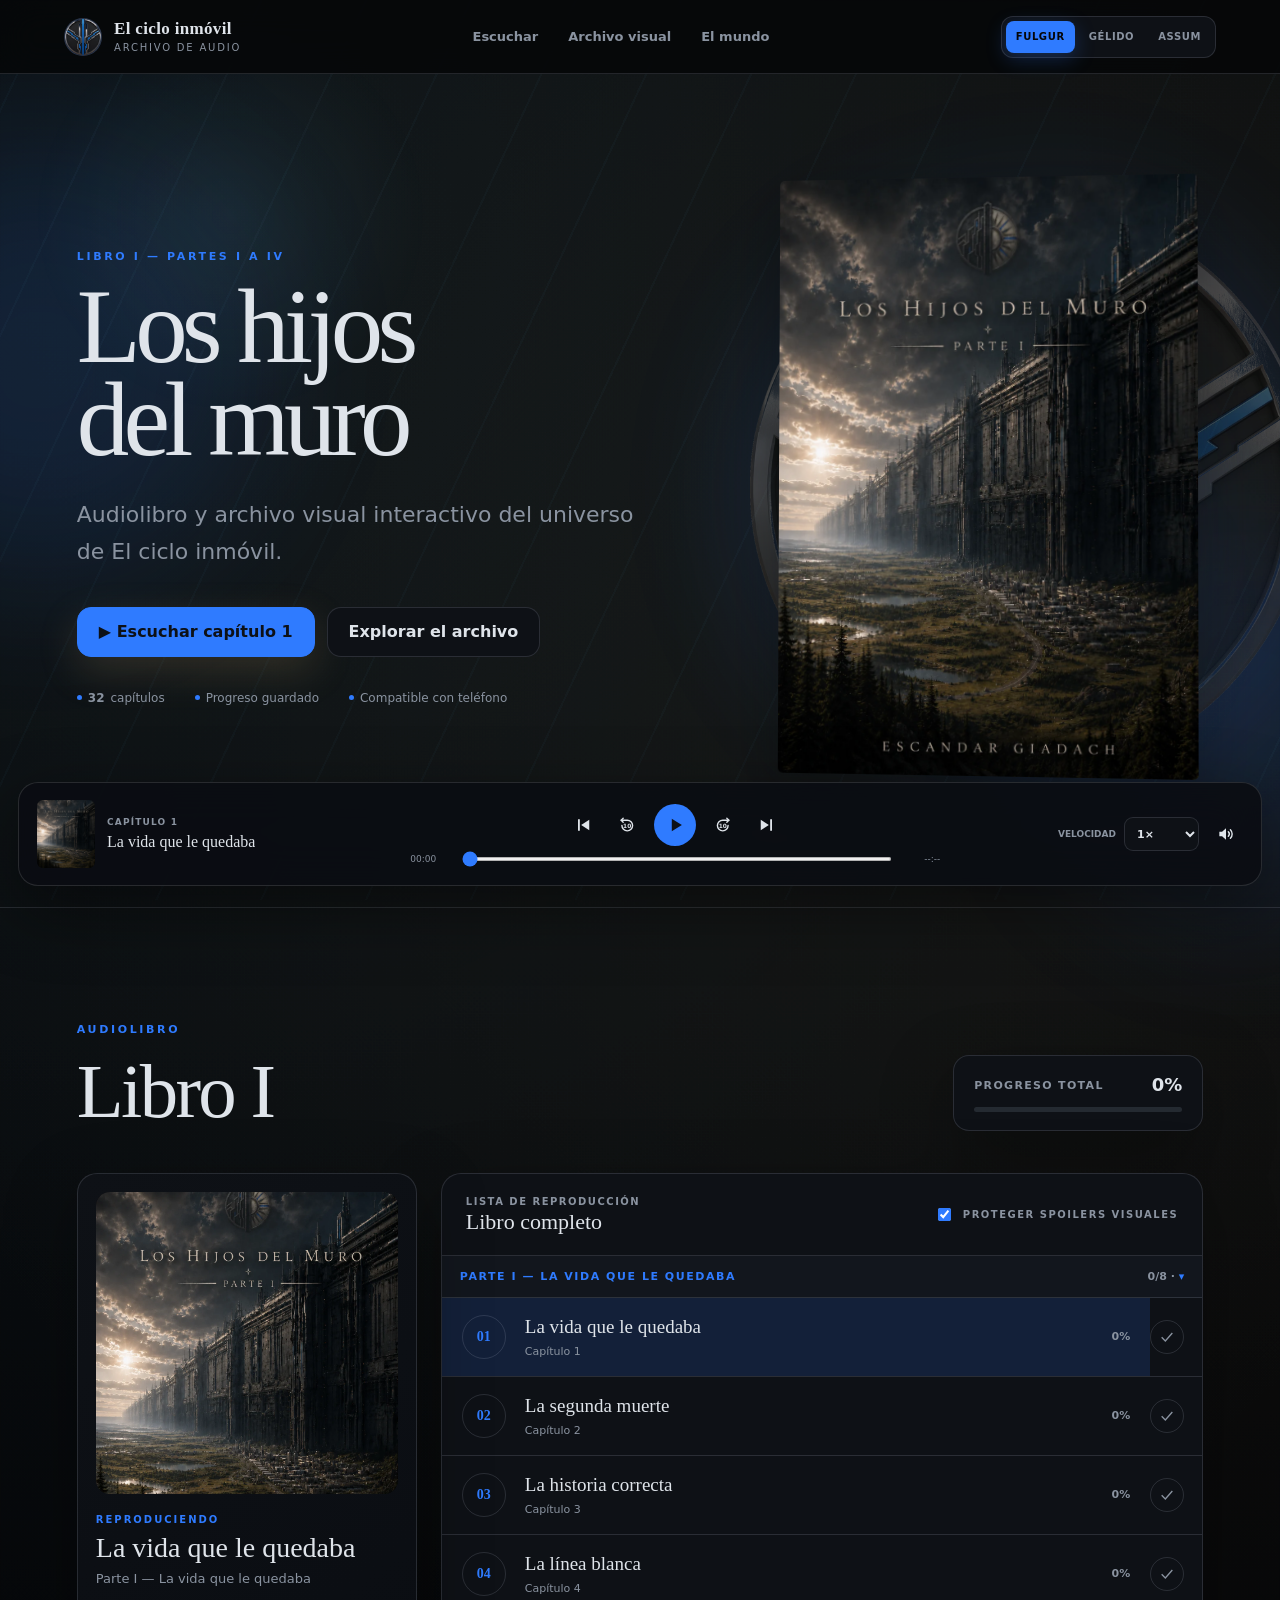
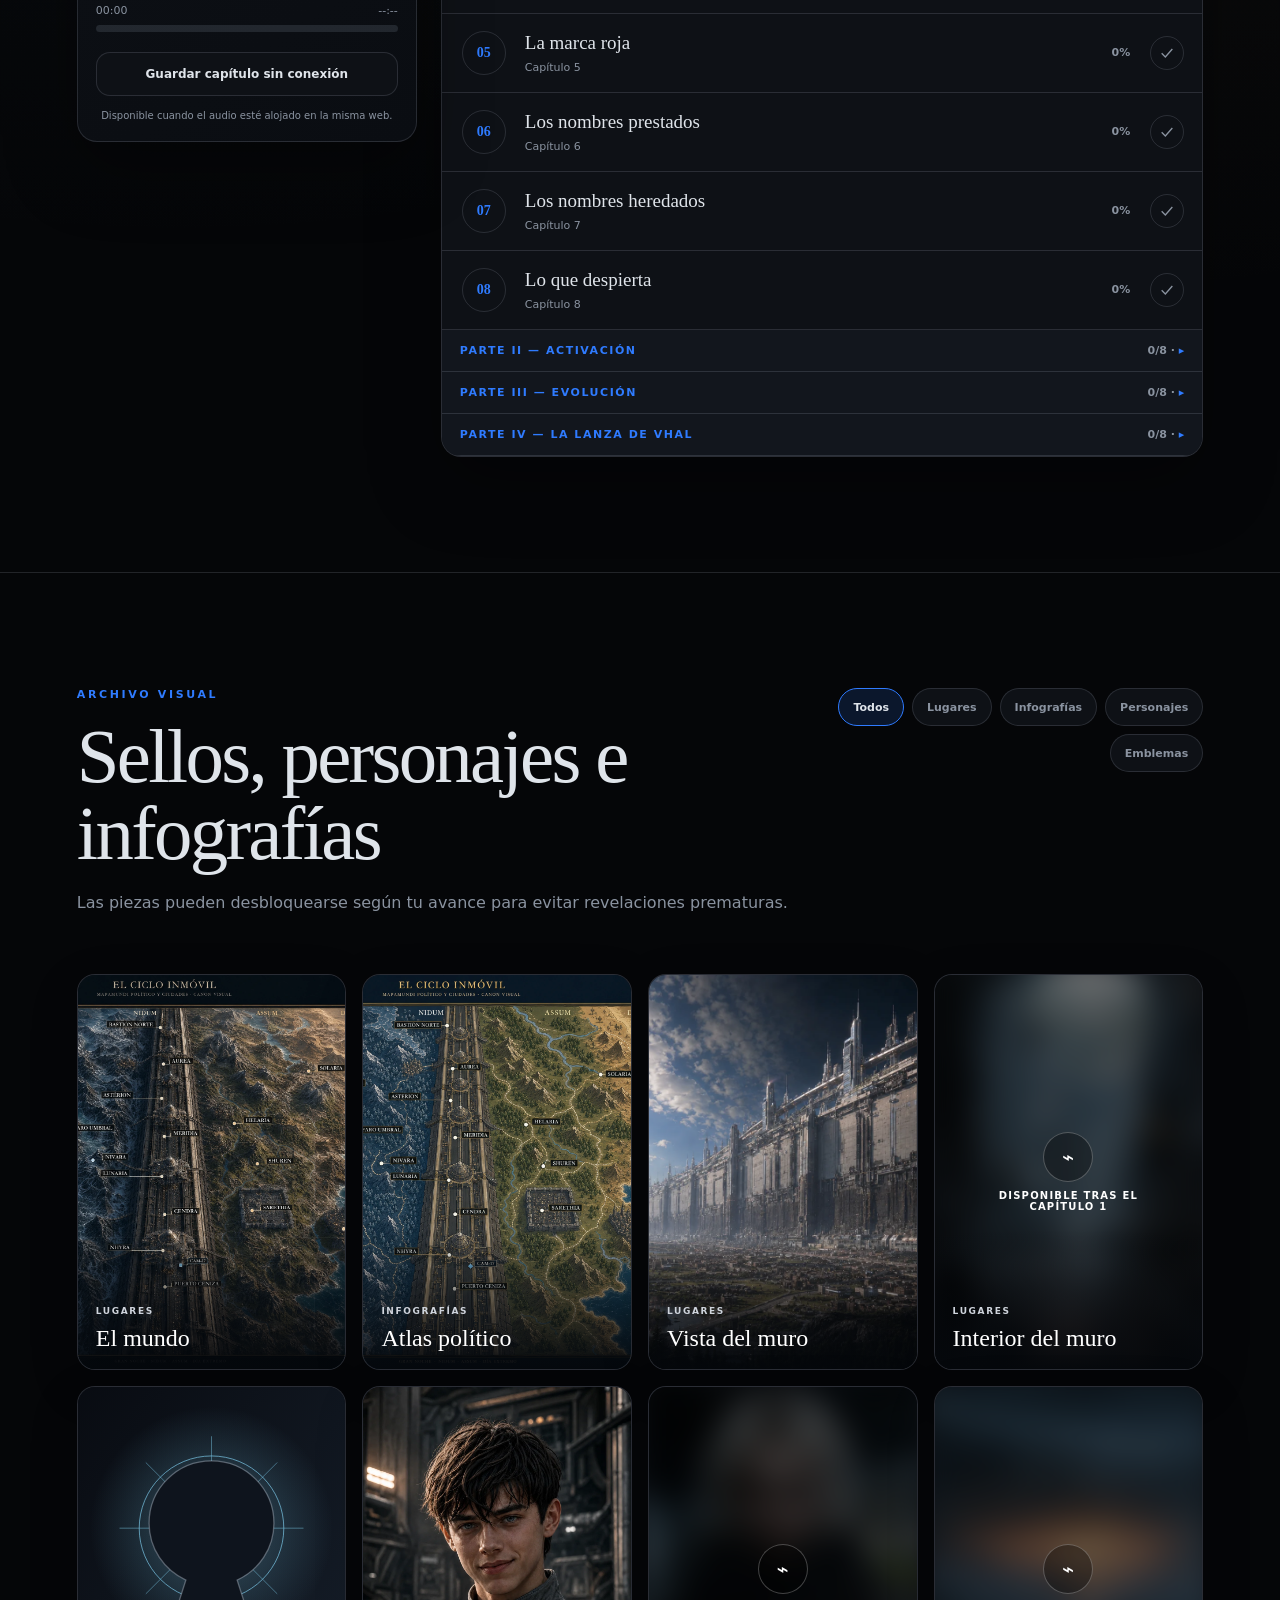
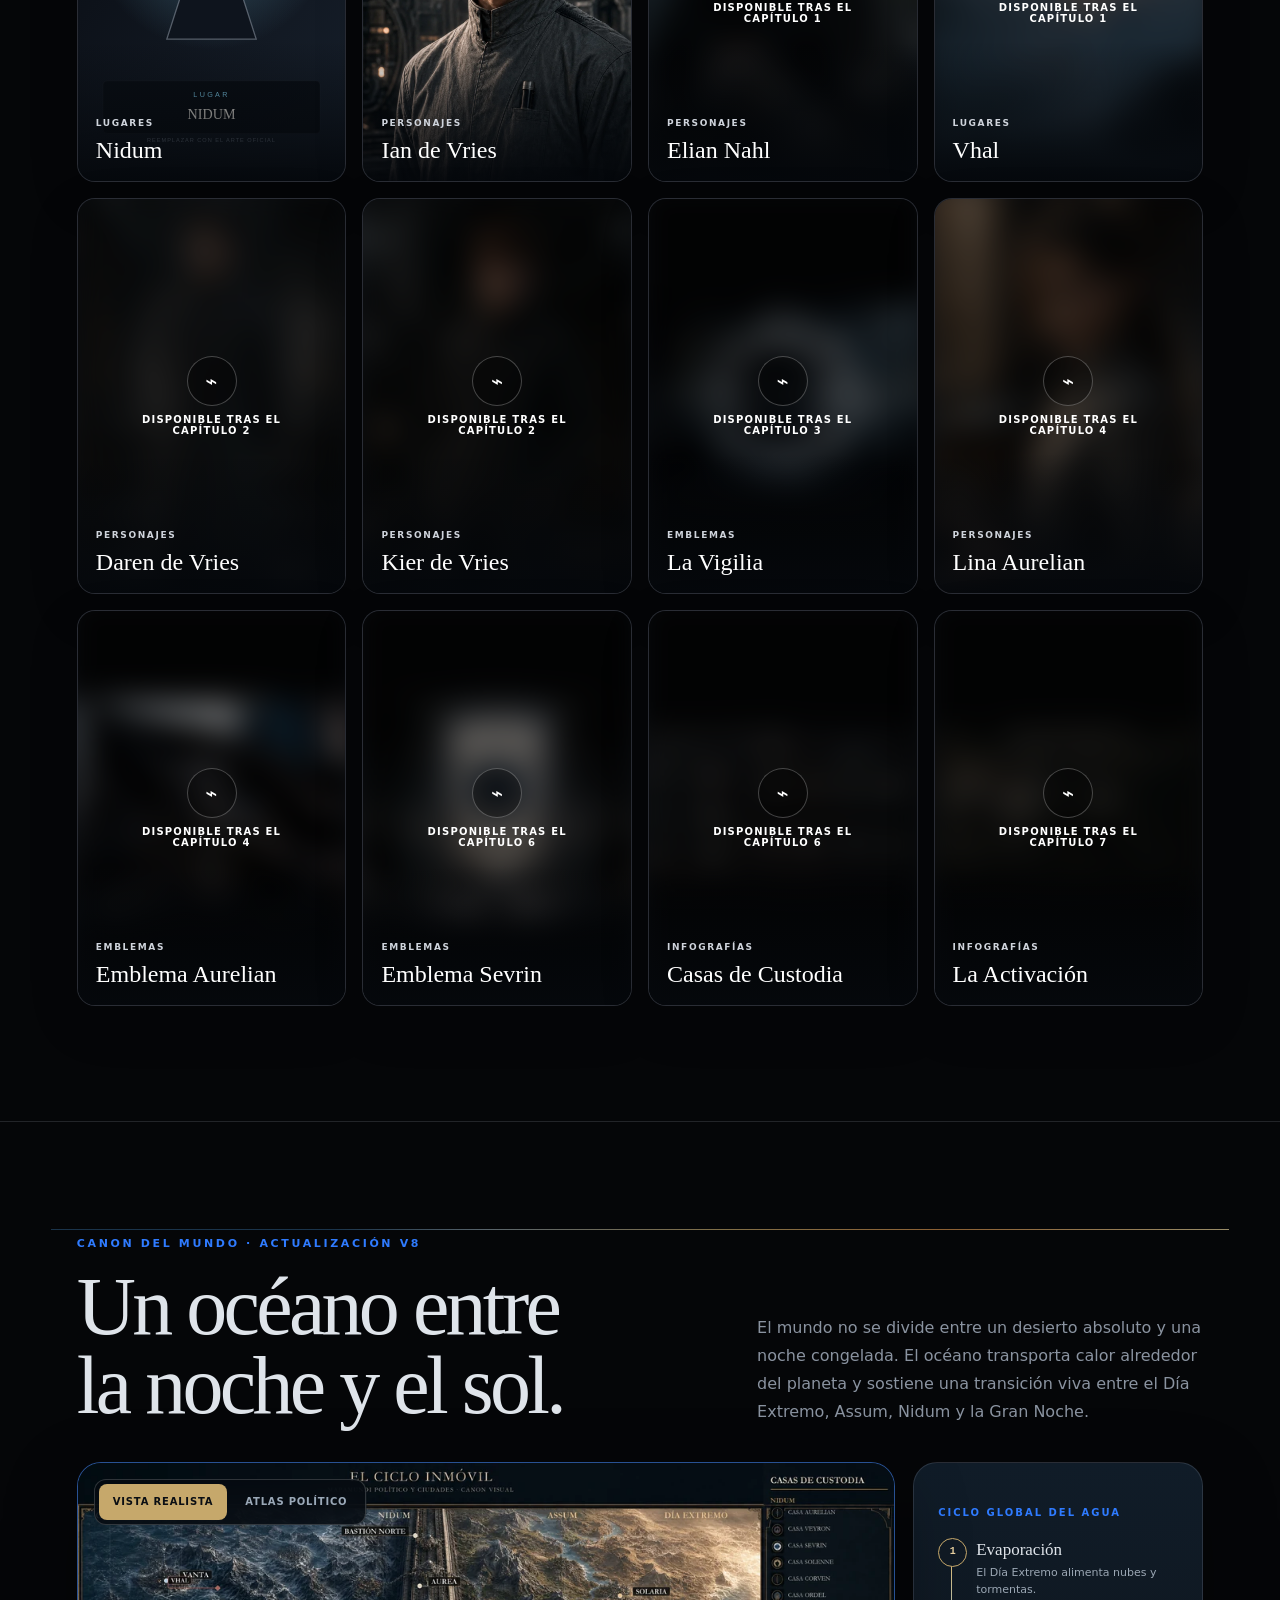
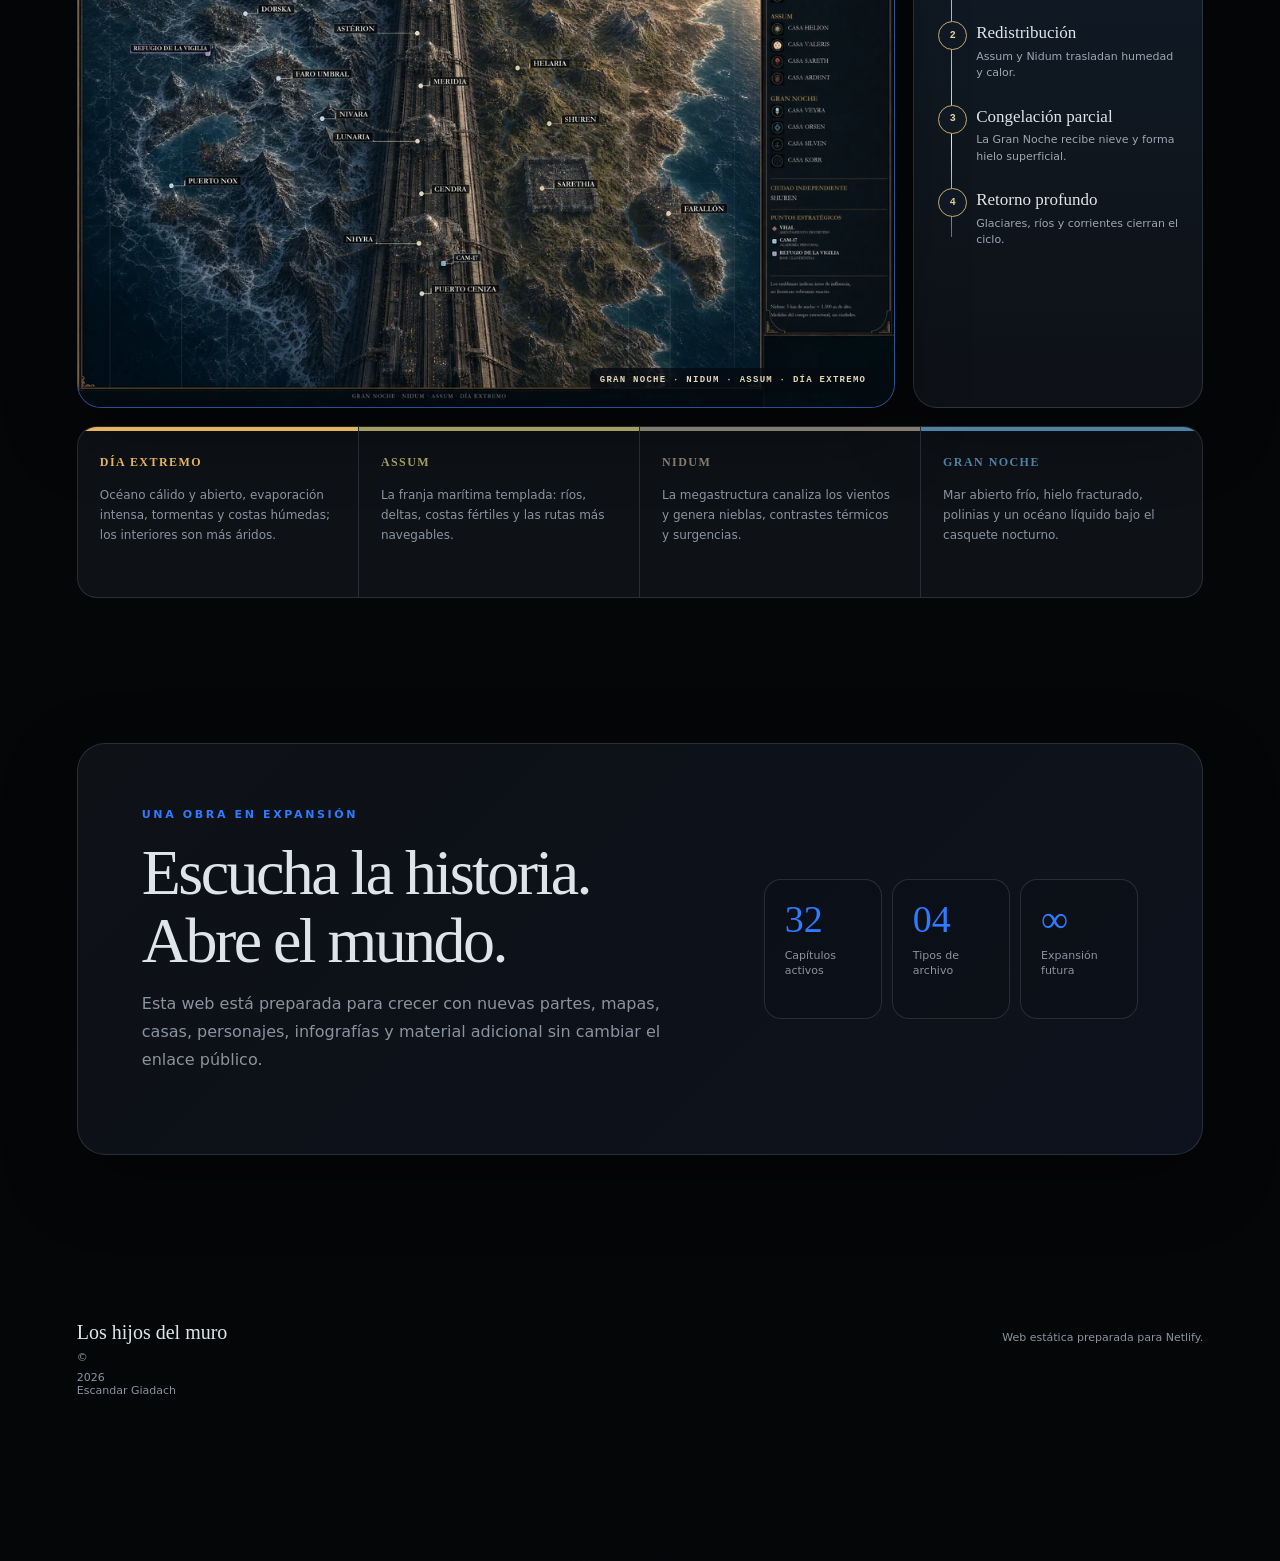
<file: index.html>
<!doctype html>
<html lang="es">
<head>
  <meta charset="utf-8">
  <meta name="viewport" content="width=device-width, initial-scale=1, viewport-fit=cover">
  <meta name="theme-color" content="#090c12">
  <meta name="description" content="Audiolibro y archivo visual de El ciclo inmóvil — Los hijos del muro.">
  <title>El ciclo inmóvil — Audiolibro</title>
  <link rel="manifest" href="manifest.webmanifest">
  <link rel="icon" href="assets/icons/icon.svg" type="image/svg+xml">
  <link rel="stylesheet" href="styles.css">
</head>
<body>
  <div class="ambient ambient-one"></div>
  <div class="ambient ambient-two"></div>
  <div class="embers" aria-hidden="true"></div>
  <canvas id="fxCanvas" aria-hidden="true"></canvas>
  <div id="fxVeil" aria-hidden="true"></div>

  <header class="topbar">
    <a class="brand" href="#inicio" aria-label="Ir al inicio">
      <span class="brand-mark" aria-hidden="true"><img id="brandSeal" src="assets/seals/seal-fulgur.webp" alt=""></span>
      <span><strong id="brandSaga">El ciclo inmóvil</strong><small>Archivo de audio</small></span>
    </a>
    <nav class="desktop-nav" aria-label="Navegación principal">
      <a href="#escuchar">Escuchar</a>
      <a href="#archivo">Archivo visual</a>
      <a href="#mundo">El mundo</a>
    </nav>
    <div class="top-actions">
      <div class="house-switcher" role="group" aria-label="Elegir Casa">
        <button type="button" data-house="fulgur">Fulgur</button>
        <button type="button" data-house="gelida">Gélido</button>
        <button type="button" data-house="assum">Assum</button>
      </div>
      <button class="menu-button" id="menuButton" type="button" aria-label="Abrir menú">☰</button>
    </div>
  </header>

  <div class="mobile-menu" id="mobileMenu" aria-hidden="true">
    <button class="mobile-close" id="mobileClose" type="button" aria-label="Cerrar menú">×</button>
    <a href="#escuchar">Escuchar</a>
    <a href="#archivo">Archivo visual</a>
    <a href="#mundo">El mundo</a>
    <div class="house-switcher mobile-house" role="group" aria-label="Elegir Casa">
      <button type="button" data-house="fulgur">Fulgur</button>
      <button type="button" data-house="gelida">Gélido</button>
      <button type="button" data-house="assum">Assum</button>
    </div>
  </div>

  <main>
    <section class="hero" id="inicio">
      <img class="hero-seal" id="heroSeal" src="assets/seals/seal-fulgur.webp" alt="" aria-hidden="true">
      <div class="hero-copy">
        <p class="eyebrow" id="partName">Parte I — La vida que le queda</p>
        <h1><span id="bookName">Los hijos del muro</span></h1>
        <p class="hero-description" id="siteDescription">Audiolibro y archivo visual interactivo del universo de El ciclo inmóvil.</p>
        <div class="hero-actions">
          <button class="primary-button" id="resumeButton" type="button">▶ Comenzar a escuchar</button>
          <a class="secondary-button" href="#archivo">Explorar el archivo</a>
        </div>
        <div class="hero-meta">
          <span><strong id="chapterCount">8</strong> capítulos</span>
          <span>Progreso guardado</span>
          <span>Compatible con teléfono</span>
        </div>
      </div>
      <div class="cover-wrap">
        <div class="cover-glow"></div>
        <img id="coverImage" src="assets/cover/portada.webp" alt="Portada de Los hijos del muro">
      </div>
    </section>

    <section class="section listening-section" id="escuchar">
      <div class="section-heading">
        <div>
          <p class="eyebrow">Audiolibro</p>
          <h2>Libro I</h2>
        </div>
        <div class="overall-progress-card">
          <span>Progreso total</span>
          <strong id="overallPercent">0%</strong>
          <div class="progress-track"><span id="overallProgress"></span></div>
        </div>
      </div>

      <div class="listening-layout">
        <aside class="now-playing-card">
          <div class="now-art"><img id="nowCover" src="assets/cover/portada.webp" alt="Portada"></div>
          <p class="mini-label">Reproduciendo</p>
          <h3 id="nowTitle">Selecciona un capítulo</h3>
          <p id="nowPart">Parte I — La vida que le queda</p>
          <div class="chapter-progress-summary">
            <span id="elapsedSummary">00:00</span>
            <span id="durationSummary">--:--</span>
          </div>
          <div class="progress-track large"><span id="cardProgress"></span></div>
          <button class="outline-button" id="offlineButton" type="button">Guardar capítulo sin conexión</button>
          <p class="small-note" id="offlineNote">Disponible cuando el audio esté alojado en la misma web.</p>
        </aside>

        <div class="chapter-panel">
          <div class="chapter-panel-head">
            <div>
              <span>Lista de reproducción</span>
              <strong id="playlistTitle">Libro completo</strong>
            </div>
            <label class="spoiler-toggle">
              <input type="checkbox" id="spoilerToggle" checked>
              <span>Proteger spoilers visuales</span>
            </label>
          </div>
          <div class="chapter-list" id="chapterList" aria-live="polite"></div>
        </div>
      </div>
    </section>

    <section class="section archive-section" id="archivo">
      <div class="section-heading archive-heading">
        <div>
          <p class="eyebrow">Archivo visual</p>
          <h2>Sellos, personajes e infografías</h2>
          <p>Las piezas pueden desbloquearse según tu avance para evitar revelaciones prematuras.</p>
        </div>
        <div class="filter-row" id="filterRow" role="group" aria-label="Filtrar archivo"></div>
      </div>
      <div class="gallery-grid" id="galleryGrid"></div>
    </section>

    <section class="section atlas-section" id="mundo" aria-labelledby="atlasTitle">
      <div class="atlas-heading">
        <div>
          <p class="eyebrow">Canon del mundo · actualización v8</p>
          <h2 id="atlasTitle">Un océano entre la noche y el sol.</h2>
        </div>
        <p>El mundo no se divide entre un desierto absoluto y una noche congelada. El océano transporta calor alrededor del planeta y sostiene una transición viva entre el Día Extremo, Assum, Nidum y la Gran Noche.</p>
      </div>

      <div class="atlas-viewer">
        <div class="atlas-frame">
          <picture>
            <source id="worldMapSmall" media="(max-width: 760px)" srcset="assets/world/mundo-realista-final-1024.webp">
            <img id="worldMapImage" src="assets/world/mundo-realista-final-2048.webp" alt="Mapa realista canónico de El ciclo inmóvil con Gran Noche, Nidum, Assum, Día Extremo, ciudades y puntos estratégicos.">
          </picture>
          <div class="atlas-controls" role="group" aria-label="Elegir representación del mundo">
            <button class="atlas-toggle active" type="button" data-map-view="realista" aria-pressed="true">Vista realista</button>
            <button class="atlas-toggle" type="button" data-map-view="atlas" aria-pressed="false">Atlas político</button>
          </div>
          <span class="atlas-coordinate" aria-hidden="true">GRAN NOCHE · NIDUM · ASSUM · DÍA EXTREMO</span>
        </div>

        <aside class="ocean-cycle" aria-label="Ciclo global del agua">
          <p class="mini-label">Ciclo global del agua</p>
          <ol>
            <li><b>Evaporación</b><span>El Día Extremo alimenta nubes y tormentas.</span></li>
            <li><b>Redistribución</b><span>Assum y Nidum trasladan humedad y calor.</span></li>
            <li><b>Congelación parcial</b><span>La Gran Noche recibe nieve y forma hielo superficial.</span></li>
            <li><b>Retorno profundo</b><span>Glaciares, ríos y corrientes cierran el ciclo.</span></li>
          </ol>
        </aside>
      </div>

      <div class="climate-zones">
        <article data-zone="extremo"><span>Día Extremo</span><p>Océano cálido y abierto, evaporación intensa, tormentas y costas húmedas; los interiores son más áridos.</p></article>
        <article data-zone="assum"><span>Assum</span><p>La franja marítima templada: ríos, deltas, costas fértiles y las rutas más navegables.</p></article>
        <article data-zone="nidum"><span>Nidum</span><p>La megastructura canaliza los vientos y genera nieblas, contrastes térmicos y surgencias.</p></article>
        <article data-zone="noche"><span>Gran Noche</span><p>Mar abierto frío, hielo fracturado, polinias y un océano líquido bajo el casquete nocturno.</p></article>
      </div>

    </section>

    <section class="section world-section" id="expansion">
      <div class="world-card">
        <div>
          <p class="eyebrow">Una obra en expansión</p>
          <h2>Escucha la historia. Abre el mundo.</h2>
          <p>Esta web está preparada para crecer con nuevas partes, mapas, casas, personajes, infografías y material adicional sin cambiar el enlace público.</p>
        </div>
        <div class="world-stats">
          <article><strong>32</strong><span>Capítulos activos</span></article>
          <article><strong>04</strong><span>Tipos de archivo</span></article>
          <article><strong>∞</strong><span>Expansión futura</span></article>
        </div>
      </div>
    </section>
  </main>

  <footer>
    <div><strong id="footerBook">Los hijos del muro</strong><span>© <span id="year"></span> Escandar Giadach</span></div>
    <p>Web estática preparada para Netlify.</p>
  </footer>

  <div class="player-shell" id="playerShell" aria-label="Reproductor de audiolibro">
    <audio id="audio" preload="metadata"></audio>
    <div class="player-info">
      <img src="assets/cover/portada.webp" id="playerCover" alt="">
      <div><span id="playerChapter">Capítulo</span><strong id="playerTitle">Selecciona un capítulo</strong></div>
    </div>
    <div class="player-main">
      <div class="player-controls">
        <button type="button" id="previousButton" aria-label="Capítulo anterior"><svg viewBox="0 0 24 24" fill="currentColor" aria-hidden="true"><path d="M6 5h2.2v14H6z"/><path d="M19.5 5.6v12.8L9.8 12z"/></svg></button>
        <button type="button" id="backButton" aria-label="Retroceder 10 segundos"><svg viewBox="0 0 24 24" aria-hidden="true"><g fill="none" stroke="currentColor" stroke-width="1.7" stroke-linecap="round" stroke-linejoin="round"><path d="M7.4 3.8 5 6.2l2.4 2.4"/><path d="M5 6.2h7.3a6.4 6.4 0 1 1-6.4 6.4"/></g><text x="12.2" y="15.4" text-anchor="middle" font-size="7" font-weight="800" fill="currentColor" font-family="inherit">10</text></svg></button>
        <button class="play-button" type="button" id="playButton" aria-label="Reproducir"><svg viewBox="0 0 24 24" fill="currentColor" aria-hidden="true"><path d="M8.5 5.2v13.6L19.5 12z"/></svg></button>
        <button type="button" id="forwardButton" aria-label="Avanzar 10 segundos"><svg viewBox="0 0 24 24" aria-hidden="true"><g fill="none" stroke="currentColor" stroke-width="1.7" stroke-linecap="round" stroke-linejoin="round"><path d="M16.6 3.8 19 6.2l-2.4 2.4"/><path d="M19 6.2h-7.3a6.4 6.4 0 1 0 6.4 6.4"/></g><text x="11.8" y="15.4" text-anchor="middle" font-size="7" font-weight="800" fill="currentColor" font-family="inherit">10</text></svg></button>
        <button type="button" id="nextButton" aria-label="Capítulo siguiente"><svg viewBox="0 0 24 24" fill="currentColor" aria-hidden="true"><path d="M15.8 5h2.2v14h-2.2z"/><path d="M4.5 5.6v12.8L14.2 12z"/></svg></button>
      </div>
      <div class="timeline-row">
        <span id="currentTime">00:00</span>
        <input id="timeline" type="range" min="0" max="100" value="0" step="0.1" aria-label="Progreso del capítulo">
        <span id="duration">--:--</span>
      </div>
    </div>
    <div class="player-options">
      <label>Velocidad
        <select id="speedSelect" aria-label="Velocidad de reproducción">
          <option value="0.75">0.75×</option>
          <option value="1" selected>1×</option>
          <option value="1.25">1.25×</option>
          <option value="1.5">1.5×</option>
          <option value="1.75">1.75×</option>
          <option value="2">2×</option>
        </select>
      </label>
      <button type="button" id="muteButton" aria-label="Silenciar"><svg viewBox="0 0 24 24" aria-hidden="true"><path fill="currentColor" d="M4 9.3v5.4h3.3L12 18.9V5.1L7.3 9.3z"/><g fill="none" stroke="currentColor" stroke-width="1.7" stroke-linecap="round"><path d="M14.8 9.3a3.9 3.9 0 0 1 0 5.4"/><path d="M17.3 6.9a7.3 7.3 0 0 1 0 10.2"/></g></svg></button>
    </div>
  </div>

  <dialog class="lightbox" id="lightbox">
    <button class="lightbox-close" id="lightboxClose" type="button" aria-label="Cerrar">×</button>
    <img id="lightboxImage" alt="">
    <div><span id="lightboxCategory"></span><h3 id="lightboxTitle"></h3><p id="lightboxCaption"></p></div>
  </dialog>

  <div class="toast" id="toast" role="status" aria-live="polite"></div>

  <script src="content.js"></script>
  <script src="fx.js"></script>
  <script src="app.js"></script>
</body>
</html>
</file>
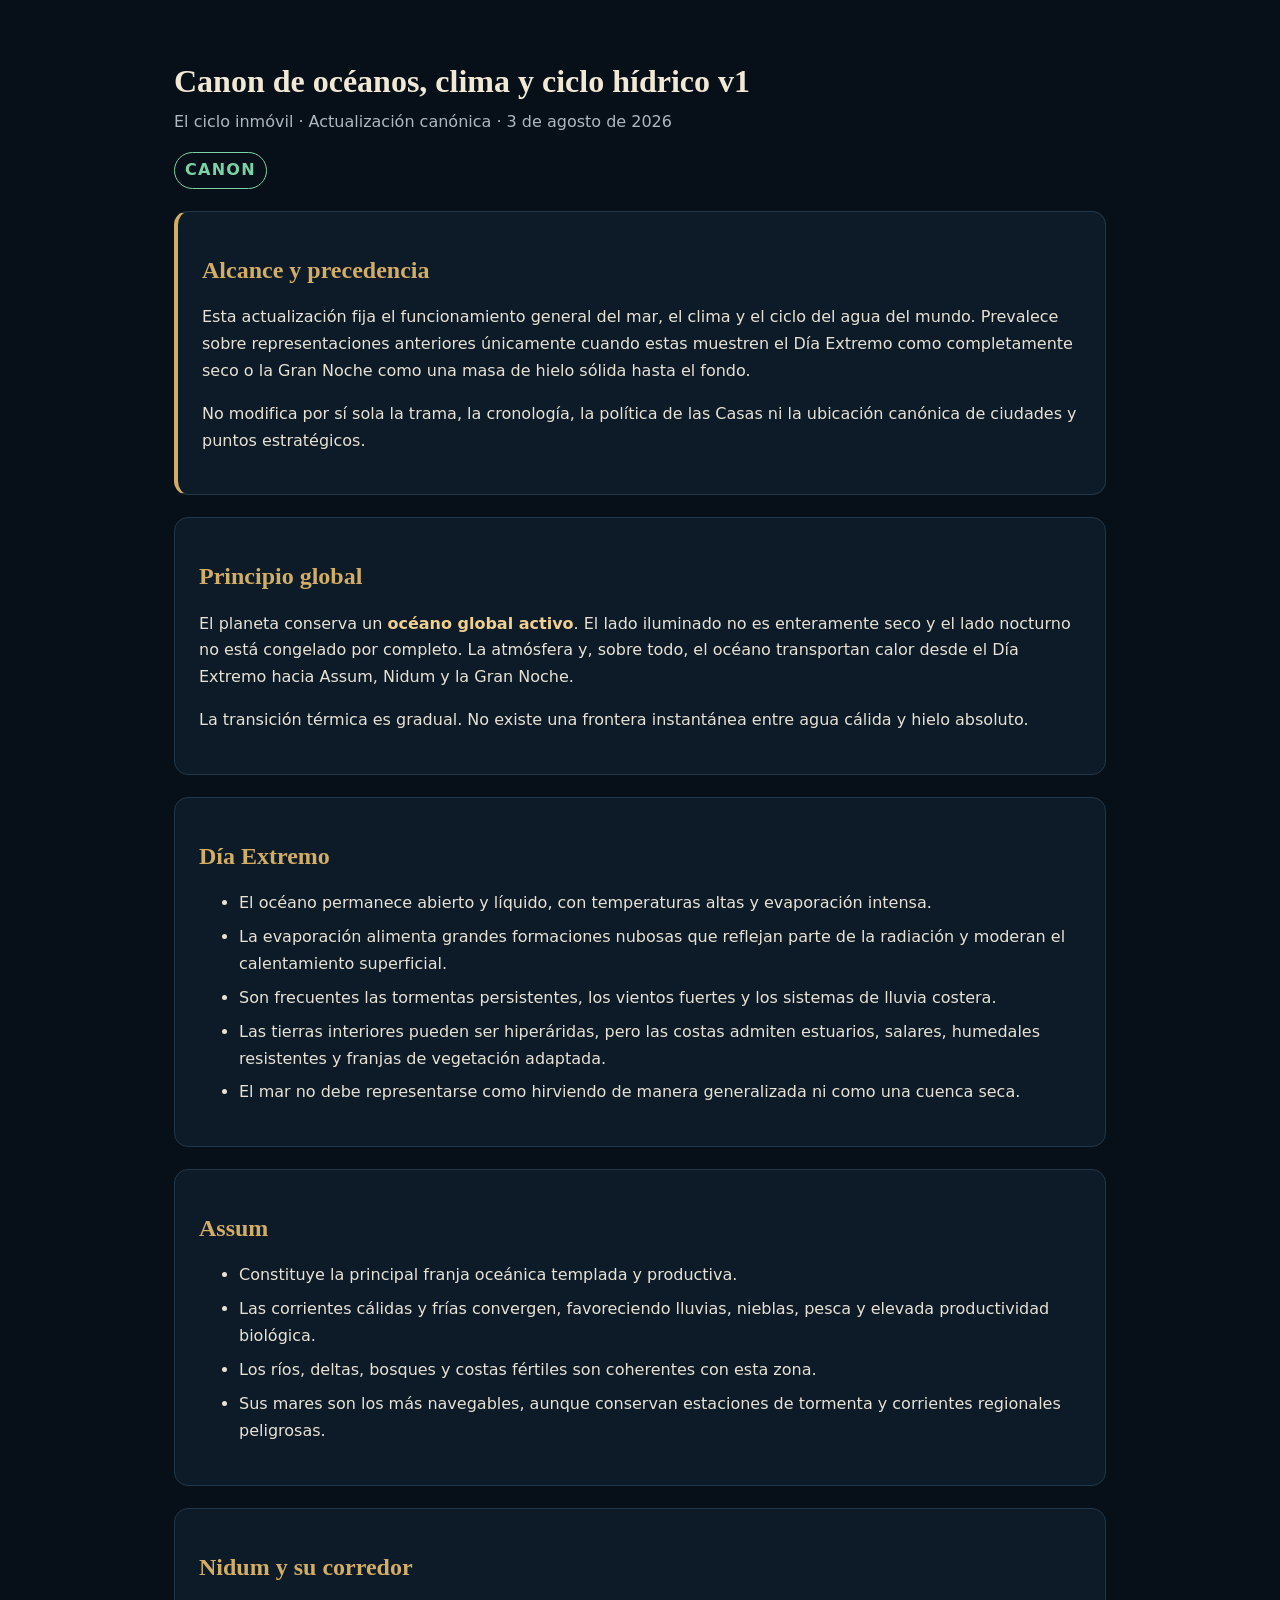
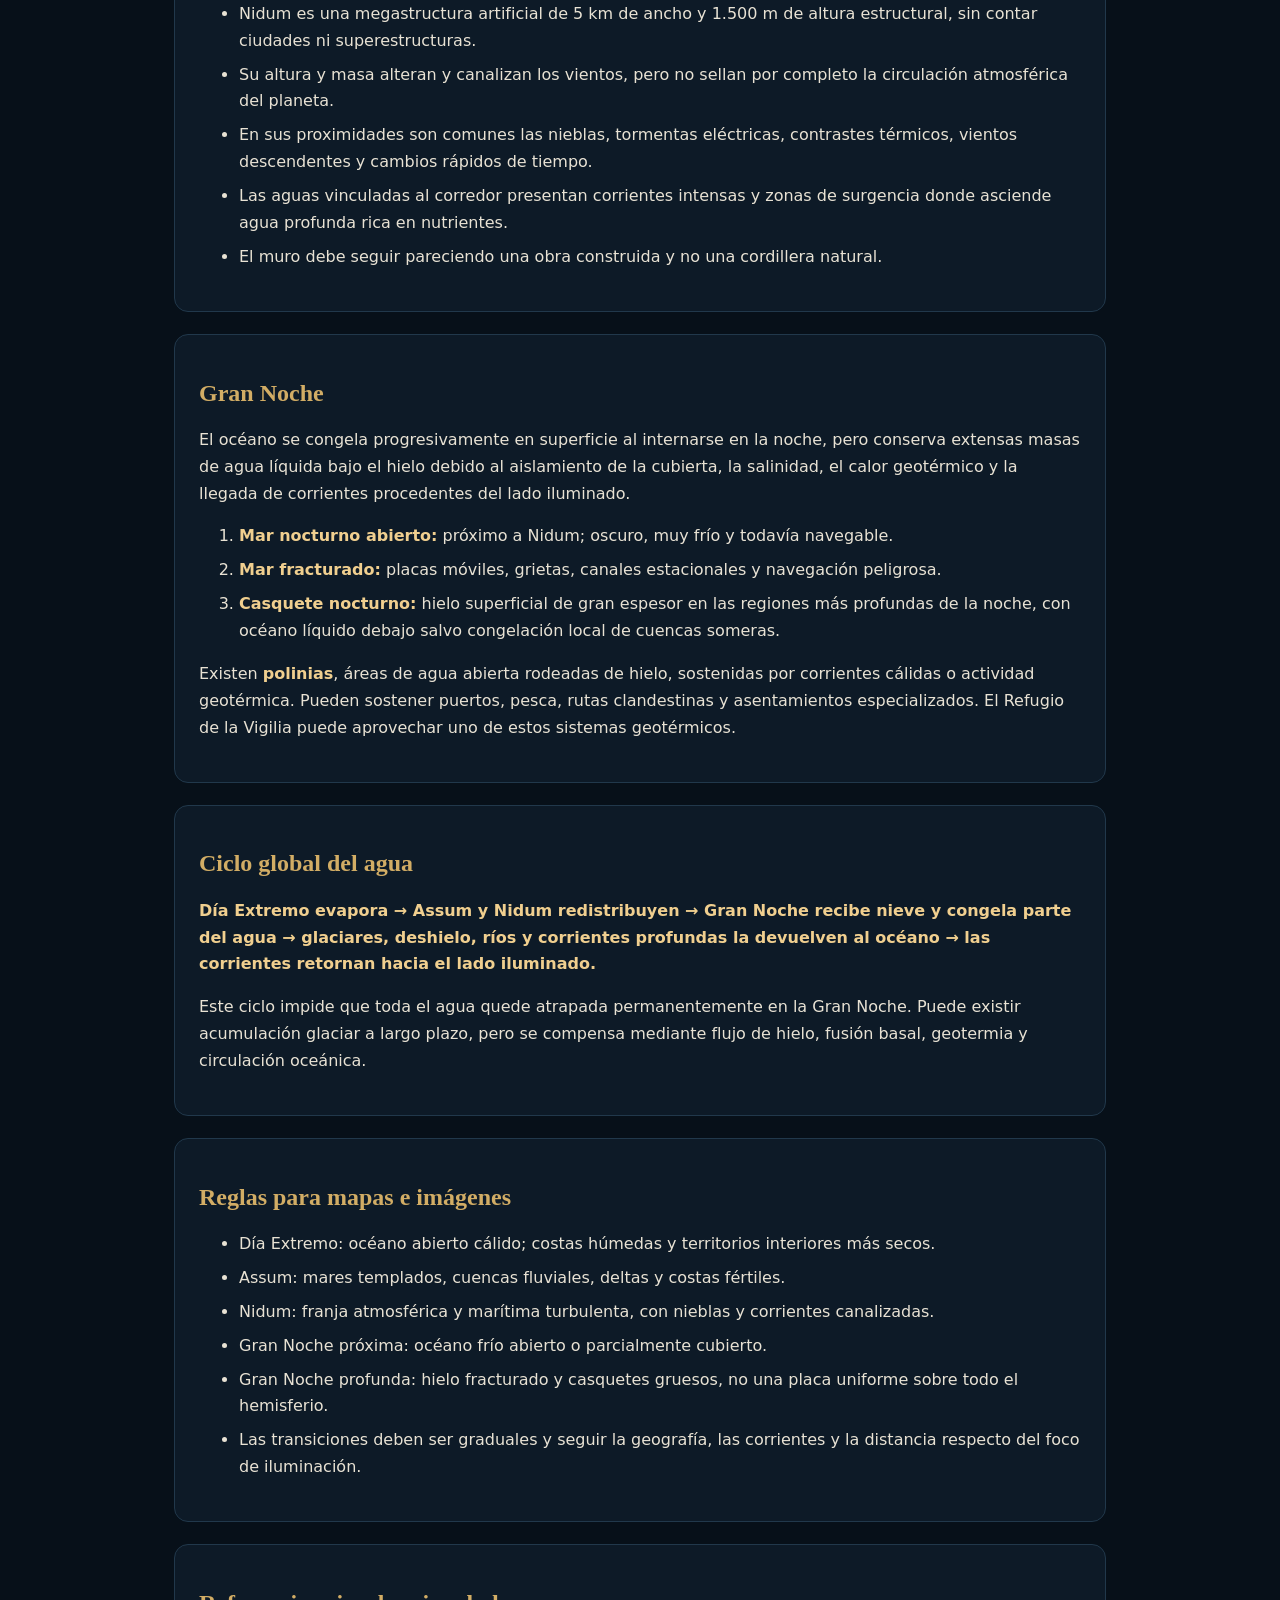
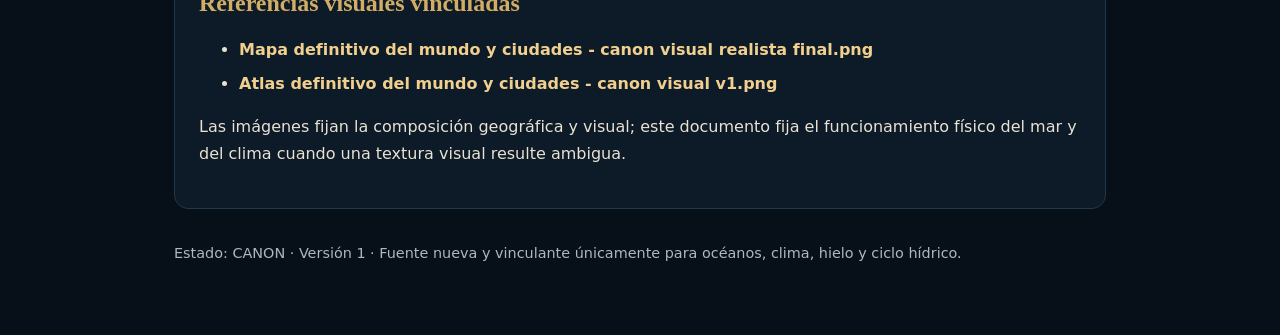
<file: canon/oceanos-clima.html>
<!doctype html>
<html lang="es">
<head>
  <meta charset="utf-8">
  <meta name="viewport" content="width=device-width,initial-scale=1">
  <title>El ciclo inmóvil — Canon de océanos, clima y ciclo hídrico v1</title>
  <style>
    :root{color-scheme:dark;--bg:#071019;--panel:#0d1a27;--line:#9d742e;--text:#e8e2d4;--muted:#aeb7c0;--canon:#79d3a4;--gold:#d2ad65}
    *{box-sizing:border-box}body{max-width:980px;margin:0 auto;padding:42px 24px 70px;background:var(--bg);color:var(--text);font:16px/1.68 system-ui,-apple-system,"Segoe UI",sans-serif}
    h1,h2,h3{font-family:Georgia,serif;line-height:1.18;color:#f1e8d5}h1{margin-bottom:8px}.meta{color:var(--muted);margin-top:0}.status{display:inline-block;padding:4px 10px;border:1px solid var(--canon);border-radius:999px;color:var(--canon);font-weight:700;letter-spacing:.08em}
    section{margin:22px 0;padding:24px;background:var(--panel);border:1px solid #21384b;border-radius:14px}h2{color:var(--gold)}strong{color:#f0cf8f}li+li{margin-top:7px}.rule{border-left:4px solid var(--gold)}footer{margin-top:32px;color:var(--muted);font-size:.9rem}
  </style>
</head>
<body>
  <h1>Canon de océanos, clima y ciclo hídrico v1</h1>
  <p class="meta">El ciclo inmóvil · Actualización canónica · 3 de agosto de 2026</p>
  <p><span class="status">CANON</span></p>

  <section class="rule">
    <h2>Alcance y precedencia</h2>
    <p>Esta actualización fija el funcionamiento general del mar, el clima y el ciclo del agua del mundo. Prevalece sobre representaciones anteriores únicamente cuando estas muestren el Día Extremo como completamente seco o la Gran Noche como una masa de hielo sólida hasta el fondo.</p>
    <p>No modifica por sí sola la trama, la cronología, la política de las Casas ni la ubicación canónica de ciudades y puntos estratégicos.</p>
  </section>

  <section>
    <h2>Principio global</h2>
    <p>El planeta conserva un <strong>océano global activo</strong>. El lado iluminado no es enteramente seco y el lado nocturno no está congelado por completo. La atmósfera y, sobre todo, el océano transportan calor desde el Día Extremo hacia Assum, Nidum y la Gran Noche.</p>
    <p>La transición térmica es gradual. No existe una frontera instantánea entre agua cálida y hielo absoluto.</p>
  </section>

  <section>
    <h2>Día Extremo</h2>
    <ul>
      <li>El océano permanece abierto y líquido, con temperaturas altas y evaporación intensa.</li>
      <li>La evaporación alimenta grandes formaciones nubosas que reflejan parte de la radiación y moderan el calentamiento superficial.</li>
      <li>Son frecuentes las tormentas persistentes, los vientos fuertes y los sistemas de lluvia costera.</li>
      <li>Las tierras interiores pueden ser hiperáridas, pero las costas admiten estuarios, salares, humedales resistentes y franjas de vegetación adaptada.</li>
      <li>El mar no debe representarse como hirviendo de manera generalizada ni como una cuenca seca.</li>
    </ul>
  </section>

  <section>
    <h2>Assum</h2>
    <ul>
      <li>Constituye la principal franja oceánica templada y productiva.</li>
      <li>Las corrientes cálidas y frías convergen, favoreciendo lluvias, nieblas, pesca y elevada productividad biológica.</li>
      <li>Los ríos, deltas, bosques y costas fértiles son coherentes con esta zona.</li>
      <li>Sus mares son los más navegables, aunque conservan estaciones de tormenta y corrientes regionales peligrosas.</li>
    </ul>
  </section>

  <section>
    <h2>Nidum y su corredor</h2>
    <ul>
      <li>Nidum es una megastructura artificial de 5 km de ancho y 1.500 m de altura estructural, sin contar ciudades ni superestructuras.</li>
      <li>Su altura y masa alteran y canalizan los vientos, pero no sellan por completo la circulación atmosférica del planeta.</li>
      <li>En sus proximidades son comunes las nieblas, tormentas eléctricas, contrastes térmicos, vientos descendentes y cambios rápidos de tiempo.</li>
      <li>Las aguas vinculadas al corredor presentan corrientes intensas y zonas de surgencia donde asciende agua profunda rica en nutrientes.</li>
      <li>El muro debe seguir pareciendo una obra construida y no una cordillera natural.</li>
    </ul>
  </section>

  <section>
    <h2>Gran Noche</h2>
    <p>El océano se congela progresivamente en superficie al internarse en la noche, pero conserva extensas masas de agua líquida bajo el hielo debido al aislamiento de la cubierta, la salinidad, el calor geotérmico y la llegada de corrientes procedentes del lado iluminado.</p>
    <ol>
      <li><strong>Mar nocturno abierto:</strong> próximo a Nidum; oscuro, muy frío y todavía navegable.</li>
      <li><strong>Mar fracturado:</strong> placas móviles, grietas, canales estacionales y navegación peligrosa.</li>
      <li><strong>Casquete nocturno:</strong> hielo superficial de gran espesor en las regiones más profundas de la noche, con océano líquido debajo salvo congelación local de cuencas someras.</li>
    </ol>
    <p>Existen <strong>polinias</strong>, áreas de agua abierta rodeadas de hielo, sostenidas por corrientes cálidas o actividad geotérmica. Pueden sostener puertos, pesca, rutas clandestinas y asentamientos especializados. El Refugio de la Vigilia puede aprovechar uno de estos sistemas geotérmicos.</p>
  </section>

  <section>
    <h2>Ciclo global del agua</h2>
    <p><strong>Día Extremo evapora → Assum y Nidum redistribuyen → Gran Noche recibe nieve y congela parte del agua → glaciares, deshielo, ríos y corrientes profundas la devuelven al océano → las corrientes retornan hacia el lado iluminado.</strong></p>
    <p>Este ciclo impide que toda el agua quede atrapada permanentemente en la Gran Noche. Puede existir acumulación glaciar a largo plazo, pero se compensa mediante flujo de hielo, fusión basal, geotermia y circulación oceánica.</p>
  </section>

  <section>
    <h2>Reglas para mapas e imágenes</h2>
    <ul>
      <li>Día Extremo: océano abierto cálido; costas húmedas y territorios interiores más secos.</li>
      <li>Assum: mares templados, cuencas fluviales, deltas y costas fértiles.</li>
      <li>Nidum: franja atmosférica y marítima turbulenta, con nieblas y corrientes canalizadas.</li>
      <li>Gran Noche próxima: océano frío abierto o parcialmente cubierto.</li>
      <li>Gran Noche profunda: hielo fracturado y casquetes gruesos, no una placa uniforme sobre todo el hemisferio.</li>
      <li>Las transiciones deben ser graduales y seguir la geografía, las corrientes y la distancia respecto del foco de iluminación.</li>
    </ul>
  </section>

  <section>
    <h2>Referencias visuales vinculadas</h2>
    <ul>
      <li><strong>Mapa definitivo del mundo y ciudades - canon visual realista final.png</strong></li>
      <li><strong>Atlas definitivo del mundo y ciudades - canon visual v1.png</strong></li>
    </ul>
    <p>Las imágenes fijan la composición geográfica y visual; este documento fija el funcionamiento físico del mar y del clima cuando una textura visual resulte ambigua.</p>
  </section>

  <footer>Estado: CANON · Versión 1 · Fuente nueva y vinculante únicamente para océanos, clima, hielo y ciclo hídrico.</footer>
</body>
</html>
</file>
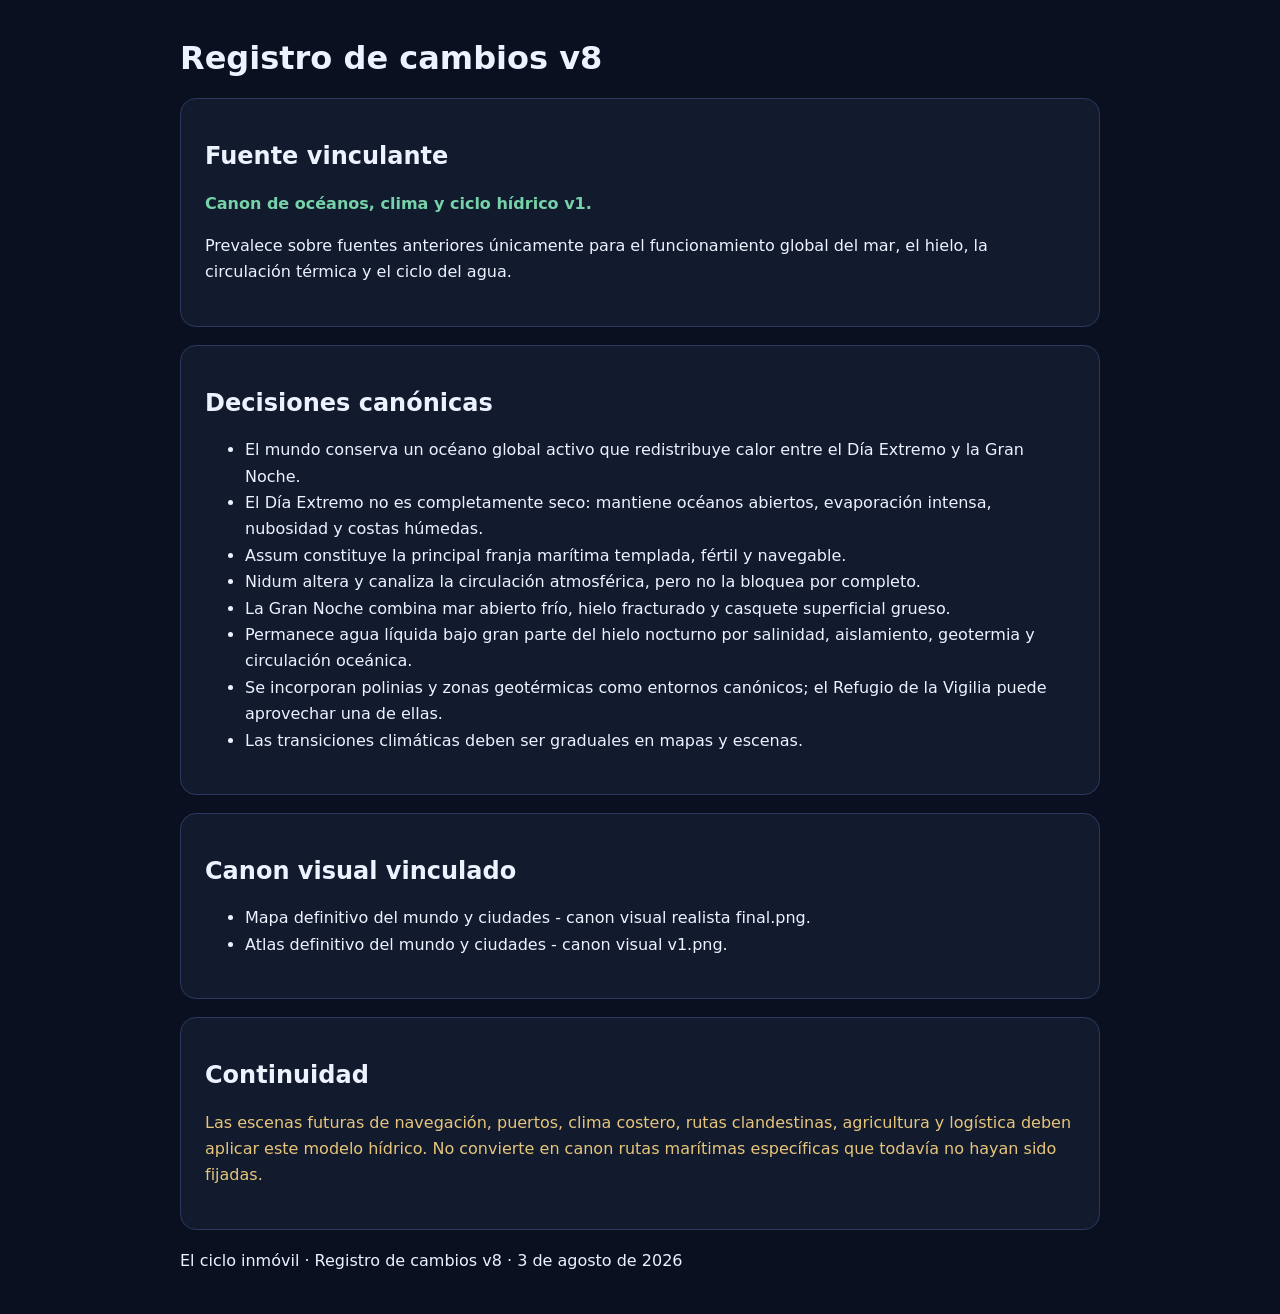
<file: canon/registro-cambios-v8.html>
<!doctype html>
<html lang="es">
<head>
  <meta charset="utf-8">
  <meta name="viewport" content="width=device-width,initial-scale=1">
  <title>El ciclo inmóvil — Registro de cambios v8</title>
  <style>body{max-width:920px;margin:40px auto;padding:0 22px;background:#0b1020;color:#edf2ff;font:16px/1.65 system-ui,sans-serif}section{background:#121a2e;border:1px solid #2a395d;border-radius:16px;padding:24px;margin:18px 0}h1,h2{line-height:1.15}strong{color:#76d2a8}.warning{color:#e7c57a}</style>
</head>
<body>
  <h1>Registro de cambios v8</h1>
  <section>
    <h2>Fuente vinculante</h2>
    <p><strong>Canon de océanos, clima y ciclo hídrico v1.</strong></p>
    <p>Prevalece sobre fuentes anteriores únicamente para el funcionamiento global del mar, el hielo, la circulación térmica y el ciclo del agua.</p>
  </section>
  <section>
    <h2>Decisiones canónicas</h2>
    <ul>
      <li>El mundo conserva un océano global activo que redistribuye calor entre el Día Extremo y la Gran Noche.</li>
      <li>El Día Extremo no es completamente seco: mantiene océanos abiertos, evaporación intensa, nubosidad y costas húmedas.</li>
      <li>Assum constituye la principal franja marítima templada, fértil y navegable.</li>
      <li>Nidum altera y canaliza la circulación atmosférica, pero no la bloquea por completo.</li>
      <li>La Gran Noche combina mar abierto frío, hielo fracturado y casquete superficial grueso.</li>
      <li>Permanece agua líquida bajo gran parte del hielo nocturno por salinidad, aislamiento, geotermia y circulación oceánica.</li>
      <li>Se incorporan polinias y zonas geotérmicas como entornos canónicos; el Refugio de la Vigilia puede aprovechar una de ellas.</li>
      <li>Las transiciones climáticas deben ser graduales en mapas y escenas.</li>
    </ul>
  </section>
  <section>
    <h2>Canon visual vinculado</h2>
    <ul>
      <li>Mapa definitivo del mundo y ciudades - canon visual realista final.png.</li>
      <li>Atlas definitivo del mundo y ciudades - canon visual v1.png.</li>
    </ul>
  </section>
  <section>
    <h2>Continuidad</h2>
    <p class="warning">Las escenas futuras de navegación, puertos, clima costero, rutas clandestinas, agricultura y logística deben aplicar este modelo hídrico. No convierte en canon rutas marítimas específicas que todavía no hayan sido fijadas.</p>
  </section>
  <footer>El ciclo inmóvil · Registro de cambios v8 · 3 de agosto de 2026</footer>
</body>
</html>
</file>
<file: styles.css>
:root{
  --bg:#090c12;
  --bg-soft:#10151e;
  --panel:#131a24;
  --panel-2:#171f2b;
  --text:#f2efe8;
  --muted:#9ca5b4;
  --line:rgba(255,255,255,.09);
  --accent:#c6a86b;
  --accent-soft:rgba(198,168,107,.15);
  --cold:#7bc9e8;
  --danger:#d47b72;
  --shadow:0 24px 70px rgba(0,0,0,.34);
  --radius:20px;
  --player-height:104px;
}

body.light{
  --bg:#eeeae2;
  --bg-soft:#e2ddd4;
  --panel:#f8f5ef;
  --panel-2:#ebe5db;
  --text:#171a20;
  --muted:#646b75;
  --line:rgba(20,24,31,.12);
  --accent:#82683b;
  --accent-soft:rgba(130,104,59,.13);
  --cold:#2a7598;
  --shadow:0 24px 65px rgba(72,61,45,.14);
}

*{box-sizing:border-box}
html{scroll-behavior:smooth;scroll-padding-top:88px}
body{
  margin:0;
  min-height:100vh;
  padding-bottom:calc(var(--player-height) + 30px);
  overflow-x:hidden;
  background:
    radial-gradient(circle at 14% 4%, rgba(123,201,232,.08), transparent 26%),
    radial-gradient(circle at 85% 10%, rgba(198,168,107,.08), transparent 22%),
    var(--bg);
  color:var(--text);
  font-family:Inter, ui-sans-serif, system-ui, -apple-system, BlinkMacSystemFont, "Segoe UI", sans-serif;
  -webkit-font-smoothing:antialiased;
}
button,input,select{font:inherit}
button,a{ -webkit-tap-highlight-color:transparent }
a{color:inherit}
img{max-width:100%}
button{color:inherit}

.ambient{position:fixed;z-index:-1;border-radius:50%;filter:blur(80px);opacity:.13;pointer-events:none}
.ambient-one{width:440px;height:440px;top:140px;left:-180px;background:var(--cold)}
.ambient-two{width:390px;height:390px;top:520px;right:-160px;background:var(--accent)}

.topbar{
  position:sticky;top:0;z-index:50;
  display:flex;align-items:center;justify-content:space-between;
  min-height:74px;padding:0 clamp(20px,5vw,72px);
  background:color-mix(in srgb, var(--bg) 84%, transparent);
  border-bottom:1px solid var(--line);
  backdrop-filter:blur(18px);
}
.brand{display:flex;align-items:center;gap:12px;text-decoration:none}
.brand-mark{display:grid;place-items:center;width:38px;height:38px;border:1px solid var(--line);border-radius:50%;color:var(--accent);background:var(--accent-soft)}
.brand strong,.brand small{display:block}.brand strong{font:600 17px/1.1 Georgia,serif;letter-spacing:.02em}.brand small{margin-top:4px;color:var(--muted);font-size:10px;letter-spacing:.18em;text-transform:uppercase}
.desktop-nav{display:flex;gap:30px}
.desktop-nav a{position:relative;color:var(--muted);font-size:13px;font-weight:700;text-decoration:none}
.desktop-nav a:hover{color:var(--text)}
.desktop-nav a::after{content:"";position:absolute;left:0;right:100%;bottom:-9px;height:1px;background:var(--accent);transition:.2s ease}
.desktop-nav a:hover::after{right:0}
.top-actions{display:flex;gap:8px}
.icon-button,.menu-button{display:grid;place-items:center;width:40px;height:40px;border:1px solid var(--line);border-radius:12px;background:var(--panel);cursor:pointer}
.icon-button:hover,.menu-button:hover{border-color:color-mix(in srgb,var(--accent) 60%,var(--line));background:var(--panel-2)}
.menu-button{display:none;font-size:20px}

.mobile-menu{position:fixed;inset:0;z-index:120;display:flex;flex-direction:column;justify-content:center;gap:26px;padding:40px;background:rgba(6,9,14,.97);transform:translateY(-102%);transition:.25s ease;visibility:hidden}
.mobile-menu.open{transform:translateY(0);visibility:visible}
.mobile-menu a{font:500 clamp(32px,9vw,54px)/1.1 Georgia,serif;text-decoration:none}
.mobile-close{position:absolute;top:20px;right:20px;width:46px;height:46px;border:1px solid rgba(255,255,255,.15);border-radius:50%;background:transparent;font-size:30px;cursor:pointer}

main{width:min(1460px,100%);margin:0 auto}
.hero{
  min-height:calc(100vh - 74px);
  display:grid;grid-template-columns:minmax(0,1.15fr) minmax(320px,.85fr);align-items:center;gap:clamp(44px,8vw,120px);
  padding:clamp(70px,8vw,125px) clamp(22px,6vw,90px) clamp(72px,10vw,130px);
}
.hero-copy{max-width:740px}
.eyebrow{margin:0 0 18px;color:var(--accent);font-size:11px;font-weight:800;letter-spacing:.24em;text-transform:uppercase}
.hero h1{margin:0;font:500 clamp(58px,8.2vw,126px)/.88 Georgia,"Times New Roman",serif;letter-spacing:-.055em;text-wrap:balance}
.hero h1 span{display:block}
.hero-description{max-width:640px;margin:30px 0 0;color:var(--muted);font-size:clamp(17px,2vw,22px);line-height:1.7}
.hero-actions{display:flex;flex-wrap:wrap;gap:12px;margin-top:36px}
.primary-button,.secondary-button,.outline-button{
  display:inline-flex;align-items:center;justify-content:center;min-height:50px;padding:0 21px;border-radius:14px;font-weight:800;text-decoration:none;cursor:pointer;transition:.18s ease
}
.primary-button{border:1px solid var(--accent);background:var(--accent);color:#0d1117;box-shadow:0 14px 40px rgba(198,168,107,.18)}
.primary-button:hover{transform:translateY(-2px);filter:brightness(1.05)}
.secondary-button,.outline-button{border:1px solid var(--line);background:var(--panel);color:var(--text)}
.secondary-button:hover,.outline-button:hover{border-color:var(--accent);background:var(--accent-soft)}
.hero-meta{display:flex;flex-wrap:wrap;gap:18px 30px;margin-top:34px;color:var(--muted);font-size:12px}
.hero-meta span{display:flex;align-items:center;gap:6px}.hero-meta span::before{content:"";width:5px;height:5px;border-radius:50%;background:var(--cold)}
.cover-wrap{position:relative;justify-self:center;width:min(420px,86vw);aspect-ratio:4/5.7;perspective:1200px}
.cover-wrap img{position:relative;z-index:2;width:100%;height:100%;object-fit:cover;border-radius:5px;box-shadow:var(--shadow);transform:rotateY(-4deg) rotateX(1deg)}
.cover-glow{position:absolute;inset:8% -10% -7% 8%;z-index:0;background:radial-gradient(circle,var(--accent-soft),transparent 65%);filter:blur(30px)}
.cover-badge{position:absolute;z-index:3;right:-20px;bottom:28px;padding:12px 16px;border:1px solid rgba(255,255,255,.13);border-radius:12px;background:rgba(10,14,20,.82);box-shadow:0 18px 40px rgba(0,0,0,.32);backdrop-filter:blur(12px);font-size:11px;font-weight:800;letter-spacing:.12em;text-transform:uppercase}
body.light .cover-badge{background:rgba(249,246,240,.9)}

.section{padding:clamp(80px,9vw,130px) clamp(22px,6vw,90px)}
.section-heading{display:flex;align-items:end;justify-content:space-between;gap:28px;margin-bottom:42px}
.section-heading h2{margin:0;font:500 clamp(42px,6vw,78px)/1 Georgia,serif;letter-spacing:-.035em}
.section-heading>div>p:last-child{max-width:720px;color:var(--muted);line-height:1.7}
.listening-section{border-top:1px solid var(--line)}
.overall-progress-card{min-width:250px;padding:18px 20px;border:1px solid var(--line);border-radius:16px;background:var(--panel);box-shadow:var(--shadow)}
.overall-progress-card span{color:var(--muted);font-size:11px;font-weight:800;letter-spacing:.12em;text-transform:uppercase}.overall-progress-card strong{float:right;font-size:18px}
.progress-track{height:5px;margin-top:14px;overflow:hidden;border-radius:999px;background:rgba(127,138,154,.2)}
.progress-track span{display:block;width:0;height:100%;border-radius:inherit;background:linear-gradient(90deg,var(--cold),var(--accent));transition:width .25s ease}
.progress-track.large{height:7px;margin:8px 0 20px}

.listening-layout{display:grid;grid-template-columns:340px minmax(0,1fr);gap:24px;align-items:start}
.now-playing-card{position:sticky;top:98px;padding:18px;border:1px solid var(--line);border-radius:var(--radius);background:linear-gradient(145deg,var(--panel),var(--bg-soft));box-shadow:var(--shadow)}
.now-art{overflow:hidden;aspect-ratio:1/1;border-radius:14px;background:var(--bg)}
.now-art img{width:100%;height:100%;object-fit:cover;object-position:center 28%}
.mini-label{margin:20px 0 7px;color:var(--accent);font-size:10px;font-weight:900;letter-spacing:.2em;text-transform:uppercase}
.now-playing-card h3{margin:0;font:500 28px/1.15 Georgia,serif}.now-playing-card>p:not(.mini-label):not(.small-note){margin:7px 0 18px;color:var(--muted);font-size:13px}
.chapter-progress-summary{display:flex;justify-content:space-between;color:var(--muted);font-size:11px;font-variant-numeric:tabular-nums}
.outline-button{width:100%;min-height:44px;font-size:12px}.small-note{margin:12px 4px 0;color:var(--muted);font-size:10px;line-height:1.5;text-align:center}
.chapter-panel{overflow:hidden;border:1px solid var(--line);border-radius:var(--radius);background:var(--panel);box-shadow:var(--shadow)}
.chapter-panel-head{display:flex;justify-content:space-between;align-items:center;gap:18px;padding:22px 24px;border-bottom:1px solid var(--line)}
.chapter-panel-head span{display:block;color:var(--muted);font-size:10px;font-weight:800;letter-spacing:.15em;text-transform:uppercase}.chapter-panel-head strong{display:block;margin-top:4px;font:500 22px/1 Georgia,serif}
.spoiler-toggle{display:flex;align-items:center;gap:9px;color:var(--muted);font-size:11px;cursor:pointer}.spoiler-toggle input{accent-color:var(--accent)}
.chapter-list{display:flex;flex-direction:column}
.chapter-item-wrap{display:flex;align-items:center;border-bottom:1px solid var(--line)}
.chapter-item-wrap:last-child{border-bottom:0}
.chapter-item{flex:1;min-width:0;display:grid;grid-template-columns:48px minmax(0,1fr) auto;gap:15px;align-items:center;padding:17px 20px;border:0;background:transparent;text-align:left;cursor:pointer;transition:.15s ease}
.chapter-item:hover{background:var(--panel-2)}.chapter-item.active{background:var(--accent-soft)}
.chapter-number{display:grid;place-items:center;width:44px;height:44px;border:1px solid var(--line);border-radius:50%;color:var(--accent);font:600 14px/1 Georgia,serif}
.chapter-copy strong{display:block;font:500 19px/1.2 Georgia,serif}.chapter-copy span{display:block;margin-top:6px;color:var(--muted);font-size:11px}
.chapter-state{min-width:74px;text-align:right}.chapter-state strong{display:block;color:var(--muted);font-size:11px;font-variant-numeric:tabular-nums}.chapter-state .mini-progress{width:72px;height:3px;margin-top:7px;border-radius:999px;background:rgba(127,138,154,.19);overflow:hidden}.chapter-state .mini-progress span{display:block;height:100%;background:var(--accent)}
.chapter-item.unavailable .chapter-copy span{color:var(--danger)}
.chapter-done-toggle{display:grid;place-items:center;flex-shrink:0;width:34px;height:34px;margin-right:18px;border:1px solid var(--line);border-radius:50%;background:transparent;color:var(--muted);cursor:pointer;transition:.15s ease}
.chapter-done-toggle svg{width:16px;height:16px}
.chapter-done-toggle:hover{border-color:var(--accent);color:var(--accent)}
.chapter-done-toggle.done{border-color:var(--accent);background:var(--accent-soft);color:var(--accent)}

.archive-section{border-top:1px solid var(--line)}
.archive-heading{align-items:flex-start}.filter-row{display:flex;flex-wrap:wrap;justify-content:flex-end;gap:8px;max-width:520px}
.filter-button{min-height:38px;padding:0 14px;border:1px solid var(--line);border-radius:999px;background:var(--panel);color:var(--muted);font-size:11px;font-weight:800;cursor:pointer}.filter-button.active,.filter-button:hover{border-color:var(--accent);background:var(--accent-soft);color:var(--text)}
.gallery-grid{display:grid;grid-template-columns:repeat(4,minmax(0,1fr));gap:16px}
.gallery-card{position:relative;overflow:hidden;min-height:390px;border:1px solid var(--line);border-radius:18px;background:var(--panel);cursor:pointer;box-shadow:0 16px 50px rgba(0,0,0,.15)}
.gallery-card img{width:100%;height:100%;min-height:390px;object-fit:cover;transition:transform .35s ease,filter .35s ease}.gallery-card:hover img{transform:scale(1.025)}
.gallery-card-contain img{object-fit:contain;background:#050607}
.gallery-overlay{position:absolute;inset:auto 0 0;padding:70px 18px 18px;background:linear-gradient(transparent,rgba(5,8,12,.94));color:white}
.gallery-overlay span{font-size:9px;font-weight:900;letter-spacing:.18em;text-transform:uppercase;color:#cfd4dc}.gallery-overlay h3{margin:7px 0 0;font:500 24px/1.1 Georgia,serif}
.gallery-card.locked img{filter:blur(14px) brightness(.45);transform:scale(1.08)}.gallery-card.locked:hover img{transform:scale(1.1)}
.lock-badge{position:absolute;inset:50% auto auto 50%;transform:translate(-50%,-50%);display:grid;place-items:center;gap:8px;width:150px;color:#fff;text-align:center}.lock-badge b{display:grid;place-items:center;width:50px;height:50px;border:1px solid rgba(255,255,255,.25);border-radius:50%;background:rgba(0,0,0,.32);font-size:20px}.lock-badge span{font-size:10px;font-weight:800;letter-spacing:.12em;text-transform:uppercase}

.world-section{padding-top:30px}.world-card{display:grid;grid-template-columns:1.2fr .8fr;gap:60px;align-items:center;padding:clamp(34px,5vw,70px);border:1px solid var(--line);border-radius:28px;background:linear-gradient(135deg,var(--panel),color-mix(in srgb,var(--panel) 65%,var(--accent-soft)));box-shadow:var(--shadow)}
.world-card h2{margin:0;font:500 clamp(40px,5vw,68px)/1.05 Georgia,serif;letter-spacing:-.04em}.world-card p:last-child{max-width:700px;color:var(--muted);font-size:16px;line-height:1.75}
.world-stats{display:grid;grid-template-columns:repeat(3,1fr);gap:10px}.world-stats article{min-height:140px;padding:20px;border:1px solid var(--line);border-radius:17px;background:rgba(0,0,0,.08)}.world-stats strong{display:block;color:var(--accent);font:500 38px/1 Georgia,serif}.world-stats span{display:block;margin-top:10px;color:var(--muted);font-size:11px;line-height:1.4}

footer{display:flex;justify-content:space-between;gap:30px;padding:50px clamp(22px,6vw,90px) 30px;color:var(--muted);font-size:11px}footer strong,footer span{display:block}footer strong{color:var(--text);font:500 20px/1.2 Georgia,serif}footer span{margin-top:7px}

.player-shell{position:fixed;left:18px;right:18px;bottom:14px;z-index:90;display:grid;grid-template-columns:minmax(190px,1fr) minmax(360px,1.5fr) minmax(160px,.8fr);gap:20px;align-items:center;min-height:var(--player-height);padding:14px 18px;border:1px solid rgba(255,255,255,.12);border-radius:20px;background:color-mix(in srgb,var(--bg-soft) 90%,transparent);box-shadow:0 22px 70px rgba(0,0,0,.45);backdrop-filter:blur(22px)}
body.light .player-shell{border-color:var(--line)}
.player-info{display:flex;align-items:center;gap:12px;min-width:0}.player-info img{width:58px;height:68px;border-radius:6px;object-fit:cover}.player-info div{min-width:0}.player-info span{display:block;color:var(--muted);font-size:9px;font-weight:900;letter-spacing:.13em;text-transform:uppercase}.player-info strong{display:block;margin-top:5px;overflow:hidden;text-overflow:ellipsis;white-space:nowrap;font:500 16px/1.2 Georgia,serif}
.player-main{display:flex;flex-direction:column;gap:8px}.player-controls{display:flex;justify-content:center;align-items:center;gap:10px}.player-controls button,.player-options button{display:grid;place-items:center;width:34px;height:34px;border:0;border-radius:50%;background:transparent;cursor:pointer}.player-controls button:hover,.player-options button:hover{background:var(--accent-soft)}.player-controls button small{font-size:8px}.player-controls button svg,.player-options button svg{width:20px;height:20px;display:block}.player-controls .play-button svg{width:22px;height:22px}.player-controls .play-button{width:42px;height:42px;background:var(--accent);color:#0d1117}.player-controls .play-button:hover{background:var(--accent);filter:brightness(1.05)}
.timeline-row{display:grid;grid-template-columns:42px 1fr 42px;gap:8px;align-items:center;color:var(--muted);font-size:9px;font-variant-numeric:tabular-nums}.timeline-row span:last-child{text-align:right}
input[type="range"]{width:100%;height:4px;accent-color:var(--accent);cursor:pointer}
.player-options{display:flex;justify-content:flex-end;align-items:center;gap:10px}.player-options label{display:flex;align-items:center;gap:8px;color:var(--muted);font-size:9px;font-weight:800;text-transform:uppercase}.player-options select{height:34px;padding:0 8px;border:1px solid var(--line);border-radius:9px;background:var(--panel);color:var(--text);font-size:11px}

.lightbox{width:min(980px,94vw);max-height:92vh;padding:0;overflow:hidden;border:1px solid rgba(255,255,255,.12);border-radius:20px;background:var(--bg-soft);color:var(--text);box-shadow:0 35px 100px rgba(0,0,0,.65)}.lightbox::backdrop{background:rgba(0,0,0,.82);backdrop-filter:blur(8px)}.lightbox img{display:block;width:100%;max-height:72vh;object-fit:contain;background:#05070a}.lightbox>div{padding:18px 22px 24px}.lightbox span{color:var(--accent);font-size:9px;font-weight:900;letter-spacing:.16em;text-transform:uppercase}.lightbox h3{margin:7px 0 8px;font:500 30px/1.1 Georgia,serif}.lightbox p{margin:0;color:var(--muted);line-height:1.6}.lightbox-close{position:absolute;top:12px;right:12px;z-index:3;width:42px;height:42px;border:1px solid rgba(255,255,255,.18);border-radius:50%;background:rgba(0,0,0,.58);color:#fff;font-size:26px;cursor:pointer}
.toast{position:fixed;z-index:200;left:50%;bottom:calc(var(--player-height) + 36px);max-width:min(440px,86vw);padding:13px 16px;border:1px solid var(--line);border-radius:12px;background:var(--panel-2);box-shadow:var(--shadow);color:var(--text);font-size:12px;line-height:1.5;opacity:0;transform:translate(-50%,14px);pointer-events:none;transition:.2s ease}.toast.visible{opacity:1;transform:translate(-50%,0)}

@media(max-width:1100px){
  .gallery-grid{grid-template-columns:repeat(3,minmax(0,1fr))}
  .player-shell{grid-template-columns:minmax(160px,.8fr) minmax(330px,1.4fr) auto}
  .world-card{grid-template-columns:1fr}.world-stats{max-width:620px}
}
@media(max-width:900px){
  :root{--player-height:150px}
  .desktop-nav{display:none}.menu-button{display:grid}
  .hero{grid-template-columns:1fr;min-height:auto;padding-top:90px}.hero-copy{text-align:center;margin:auto}.hero-description{margin-inline:auto}.hero-actions,.hero-meta{justify-content:center}.cover-wrap{width:min(380px,78vw)}
  .section-heading{align-items:flex-start;flex-direction:column}.overall-progress-card{width:100%}
  .listening-layout{grid-template-columns:1fr}.now-playing-card{position:relative;top:auto;display:grid;grid-template-columns:150px 1fr;column-gap:20px}.now-art{grid-row:1/8}.now-playing-card .outline-button,.now-playing-card .small-note{grid-column:2}.chapter-progress-summary,.progress-track.large{grid-column:2}
  .archive-heading .filter-row{justify-content:flex-start;max-width:none}.gallery-grid{grid-template-columns:repeat(2,minmax(0,1fr))}
  .player-shell{grid-template-columns:1fr auto;grid-template-rows:auto auto;gap:7px 12px}.player-info{grid-column:1}.player-main{grid-column:1/-1;grid-row:2}.player-options{grid-column:2;grid-row:1}.player-info img{width:42px;height:48px}.player-controls{position:absolute;top:14px;left:50%;transform:translateX(-50%)}
}
@media(max-width:620px){
  html{scroll-padding-top:70px}.topbar{min-height:64px;padding:0 15px}.brand-mark{width:34px;height:34px}.brand strong{font-size:15px}
  .hero{padding:70px 18px 86px}.hero h1{font-size:clamp(52px,18vw,80px)}.hero-description{font-size:16px;line-height:1.65}.hero-actions{flex-direction:column}.primary-button,.secondary-button{width:100%}.hero-meta{gap:12px;flex-direction:column;align-items:center}.cover-badge{right:-8px}
  .section{padding:72px 17px}.section-heading h2{font-size:44px}.listening-layout{gap:16px}.now-playing-card{display:block}.now-art{aspect-ratio:16/9}.now-art img{object-position:center 24%}.now-playing-card .outline-button{margin-top:4px}.chapter-panel-head{align-items:flex-start;flex-direction:column;padding:18px}.chapter-item{grid-template-columns:42px minmax(0,1fr);padding:15px 14px}.chapter-state{grid-column:2;display:flex;align-items:center;gap:10px;text-align:left}.chapter-state .mini-progress{flex:1;max-width:120px}.chapter-number{width:38px;height:38px}.chapter-copy strong{font-size:17px}
  .gallery-grid{grid-template-columns:1fr}.gallery-card,.gallery-card img{min-height:430px}
  .world-card{padding:30px 22px}.world-stats{grid-template-columns:1fr}.world-stats article{min-height:auto}.world-stats strong,.world-stats span{display:inline-block}.world-stats span{margin:0 0 0 12px}
  footer{flex-direction:column;padding-bottom:24px}
  :root{--player-height:186px}
  .player-shell{left:8px;right:8px;bottom:8px;padding:12px 14px 14px;border-radius:16px;grid-template-columns:1fr auto;grid-template-rows:auto auto;gap:10px 10px}.player-info{grid-column:1;grid-row:1;padding-right:0}.player-info strong{font-size:14px}.player-options{grid-column:2;grid-row:1;gap:8px}.player-options label{font-size:0;gap:0}.player-options label select{font-size:11px}.player-main{grid-column:1/-1;grid-row:2;gap:10px}.player-controls{position:static;transform:none;gap:18px}.player-controls button:nth-child(1),.player-controls button:nth-child(5){display:grid}.player-controls button{width:38px;height:38px}.player-controls .play-button{width:50px;height:50px}.timeline-row{grid-template-columns:38px 1fr 38px}.toast{bottom:calc(var(--player-height) + 23px)}
}
@media(prefers-reduced-motion:reduce){*{scroll-behavior:auto!important;transition:none!important;animation:none!important}}

/* ===== Casas: identidad por sello (Fulgur / Gelida / Assum) ===== */
:root{--accent-rgb:198,168,107}
body[data-house]{transition:background-color .45s ease,color .3s ease}
body[data-house="fulgur"]{--bg:#050608;--bg-soft:#0a0d12;--panel:#0e1116;--panel-2:#12161d;--text:#dfe4ea;--muted:#8a93a0;--accent:#2f7bff;--accent-soft:rgba(47,123,255,.15);--accent-rgb:47,123,255;--line:rgba(200,210,225,.15);--cold:#2f7bff}
body[data-house="gelida"]{--bg:#edf4f7;--bg-soft:#e1ebf0;--panel:#f9fcfd;--panel-2:#e8f0f4;--text:#0f171d;--muted:#5c707b;--accent:#101820;--accent-soft:rgba(16,24,32,.10);--accent-rgb:16,24,32;--line:rgba(10,30,40,.15);--cold:#8fcfe4;--shadow:0 24px 65px rgba(40,70,85,.16)}
body[data-house="assum"]{--bg:#140806;--bg-soft:#200d09;--panel:#2c120b;--panel-2:#36160d;--text:#ffece4;--muted:#c49a8b;--accent:#ff5a3c;--accent-soft:rgba(255,90,60,.15);--accent-rgb:255,90,60;--line:rgba(255,110,80,.20);--cold:#ff8a5f}

/* atmosfera por Casa */
body[data-house="fulgur"]::after{content:"";position:fixed;inset:0;z-index:-1;pointer-events:none;opacity:.55;background:radial-gradient(circle at 18% 24%,rgba(119,210,255,.15),transparent 16%),radial-gradient(circle at 82% 68%,rgba(119,210,255,.10),transparent 18%),repeating-linear-gradient(115deg,transparent 0 46px,rgba(119,210,255,.05) 46px 48px,transparent 48px 95px)}
body[data-house="gelida"]::after{content:"";position:fixed;inset:0;z-index:-1;pointer-events:none;opacity:.30;background-image:radial-gradient(circle,rgba(30,70,90,.35) 0 1px,transparent 1.5px),radial-gradient(circle,rgba(60,110,135,.25) 0 1px,transparent 1.6px);background-size:83px 83px,137px 137px;background-position:0 0,22px 37px}
body[data-house="assum"]::after{content:"";position:fixed;left:-10%;right:-10%;bottom:-170px;height:420px;z-index:-1;pointer-events:none;background:radial-gradient(ellipse at center,rgba(255,45,15,.26),transparent 64%);}
.embers{display:none}
body[data-house="assum"] .embers{display:none;position:fixed;inset:0;z-index:-1;pointer-events:none;opacity:.6;background:radial-gradient(circle at 14% 86%,rgba(255,170,82,.95) 0 2px,transparent 3px),radial-gradient(circle at 32% 92%,rgba(255,124,45,.95) 0 1.6px,transparent 2.7px),radial-gradient(circle at 48% 88%,rgba(255,188,110,.95) 0 2px,transparent 3px),radial-gradient(circle at 67% 94%,rgba(255,124,45,.95) 0 2px,transparent 3px),radial-gradient(circle at 82% 91%,rgba(255,188,110,.95) 0 2.2px,transparent 3.1px)}
to{background-position:120px 0,-20px 15px,160px 120px}}
}
to{transform:translateY(-5px) scaleX(1.04)}}
to{transform:translateY(-220px)}}

/* sello como identidad */
.brand-mark img{width:30px;height:30px;object-fit:contain;filter:drop-shadow(0 0 10px rgba(var(--accent-rgb),.55))}
.hero{position:relative}
.hero-copy,.cover-wrap{position:relative;z-index:1}
.hero-seal{position:absolute;z-index:0;right:-30px;top:50%;transform:translateY(-50%);width:min(560px,60vw);opacity:.30;pointer-events:none;user-select:none;filter:drop-shadow(0 0 70px rgba(var(--accent-rgb),.55));transition:opacity .4s ease}
body.light .hero-seal{opacity:.34}

/* selector de Casa */
.house-switcher{display:flex;gap:4px;padding:4px;border:1px solid var(--line);border-radius:12px;background:var(--panel)}
.house-switcher button{min-width:60px;height:32px;padding:0 10px;border:0;border-radius:8px;background:transparent;color:var(--muted);font-size:10px;font-weight:900;letter-spacing:.06em;text-transform:uppercase;cursor:pointer;transition:.18s}
.house-switcher button:hover{color:var(--text)}
.house-switcher button.active{color:var(--bg);background:var(--accent);box-shadow:0 6px 20px rgba(var(--accent-rgb),.25)}
.mobile-house{margin-top:34px;align-self:flex-start}

@media(max-width:620px){.hero-seal{right:50%;transform:translate(50%,-50%);width:82vw;opacity:.20}}

/* Gélido: acentos oscuros sobre fondo claro -> texto claro dentro de botones de acento */
body[data-house="gelida"] .primary-button,
body[data-house="gelida"] .player-controls .play-button,
body[data-house="gelida"] .house-switcher button.active{color:#f2f7fa}
body[data-house="gelida"] .ambient{opacity:.20}

/* switcher directo en topbar en movil; sin submenu */
@media(max-width:900px){
  .topbar .house-switcher{display:flex}
  .menu-button{display:none!important}
}
@media(max-width:620px){
  .topbar{gap:10px;padding:0 10px}
  .brand small{display:none}
  .brand strong{font-size:13px}
  .house-switcher{padding:3px;gap:3px}
  .house-switcher button{min-width:0;padding:0 9px;height:30px;font-size:9px;letter-spacing:.03em}
}

/* acordeon de partes */
.part-header{display:flex;align-items:center;justify-content:space-between;gap:14px;width:100%;padding:14px 18px;border:0;border-bottom:1px solid var(--line);background:var(--panel-2);cursor:pointer;text-align:left}
.part-header:hover{background:var(--accent-soft)}
.part-header .part-title{color:var(--accent);font-size:11px;font-weight:900;letter-spacing:.14em;text-transform:uppercase}
.part-header .part-meta{color:var(--muted);font-size:11px;font-weight:700;white-space:nowrap}
.part-header .part-chevron{font-style:normal;color:var(--accent)}

/* ===== Atlas y canon oceánico v8 ===== */
.atlas-section{position:relative;border-top:1px solid var(--line);isolation:isolate}
.atlas-section::before{content:"";position:absolute;inset:9% 4% auto;height:1px;z-index:-1;background:linear-gradient(90deg,#274c70 0 24%,#8797a2 37%,#c6a86b 57%,#d7904b 76%,#ead59e 100%);opacity:.65}
.atlas-heading{display:grid;grid-template-columns:minmax(0,1.15fr) minmax(300px,.85fr);gap:clamp(28px,6vw,90px);align-items:end;margin-bottom:36px}
.atlas-heading h2{max-width:850px;margin:0;font:500 clamp(46px,6.4vw,88px)/.96 Georgia,serif;letter-spacing:-.045em;text-wrap:balance}
.atlas-heading>p{max-width:640px;margin:0;color:var(--muted);font-size:16px;line-height:1.75}
.atlas-viewer{display:grid;grid-template-columns:minmax(0,1fr) 290px;gap:18px;align-items:stretch}
.atlas-frame{position:relative;overflow:hidden;min-height:480px;border:1px solid color-mix(in srgb,var(--accent) 45%,var(--line));border-radius:24px;background:#07131f;box-shadow:var(--shadow)}
.atlas-frame picture,.atlas-frame img{display:block;width:100%;height:100%}
.atlas-frame img{min-height:480px;object-fit:cover;transition:opacity .2s ease}
.atlas-controls{position:absolute;z-index:2;top:16px;left:16px;display:flex;gap:4px;padding:4px;border:1px solid rgba(255,255,255,.17);border-radius:12px;background:rgba(5,10,16,.82);backdrop-filter:blur(16px)}
.atlas-toggle{min-height:36px;padding:0 14px;border:0;border-radius:8px;background:transparent;color:#9ba9b8;font-size:10px;font-weight:900;letter-spacing:.08em;text-transform:uppercase;cursor:pointer}
.atlas-toggle.active{background:#c6a86b;color:#0a0e13}
.atlas-toggle:focus-visible,.canon-actions a:focus-visible{outline:2px solid #fff;outline-offset:3px}
.atlas-coordinate{position:absolute;right:18px;bottom:14px;padding:7px 10px;border-radius:8px;background:rgba(5,10,16,.78);color:#e4d6b7;font:700 9px/1.2 ui-monospace,SFMono-Regular,Consolas,monospace;letter-spacing:.14em}
.ocean-cycle{padding:24px;border:1px solid var(--line);border-radius:24px;background:linear-gradient(180deg,#101c28,var(--panel));box-shadow:var(--shadow)}
.ocean-cycle ol{position:relative;display:grid;gap:0;margin:22px 0 0;padding:0;list-style:none;counter-reset:cycle}
.ocean-cycle ol::before{content:"";position:absolute;left:13px;top:12px;bottom:12px;width:1px;background:linear-gradient(#e3b86b,#8bb8cd,#d6e7ef,#4d7194)}
.ocean-cycle li{position:relative;padding:0 0 25px 38px;counter-increment:cycle}
.ocean-cycle li:last-child{padding-bottom:0}
.ocean-cycle li::before{content:counter(cycle);position:absolute;left:0;top:-2px;display:grid;place-items:center;width:27px;height:27px;border:1px solid #c6a86b;border-radius:50%;background:#101923;color:#e7cf9f;font:700 10px/1 ui-monospace,monospace}
.ocean-cycle b,.ocean-cycle span{display:block}.ocean-cycle b{font:500 17px/1.15 Georgia,serif}.ocean-cycle span{margin-top:6px;color:#9ba7b4;font-size:11px;line-height:1.5}
.climate-zones{display:grid;grid-template-columns:repeat(4,minmax(0,1fr));margin-top:18px;border:1px solid var(--line);border-radius:20px;overflow:hidden;background:var(--panel)}
.climate-zones article{position:relative;min-height:170px;padding:24px 22px;border-right:1px solid var(--line)}
.climate-zones article:last-child{border-right:0}
.climate-zones article::before{content:"";position:absolute;left:0;right:0;top:0;height:4px;background:var(--zone)}
.climate-zones [data-zone="extremo"]{--zone:#e4b45f}.climate-zones [data-zone="assum"]{--zone:#a49d64}.climate-zones [data-zone="nidum"]{--zone:#857c70}.climate-zones [data-zone="noche"]{--zone:#4d82a5}
.climate-zones span{color:var(--zone);font:600 12px/1 Georgia,serif;letter-spacing:.12em;text-transform:uppercase}
.climate-zones p{margin:16px 0 0;color:var(--muted);font-size:12px;line-height:1.65}
.canon-actions{display:flex;align-items:center;justify-content:space-between;gap:28px;margin-top:18px;padding:20px 22px;border:1px solid var(--line);border-radius:16px;background:color-mix(in srgb,var(--panel) 84%,transparent)}
.canon-actions p{max-width:820px;margin:0;color:var(--muted);font-size:12px;line-height:1.65}.canon-actions strong{color:var(--text)}.canon-actions .secondary-button{flex:none}

@media(max-width:1100px){
  .atlas-viewer{grid-template-columns:1fr}.ocean-cycle ol{grid-template-columns:repeat(4,1fr);gap:16px}.ocean-cycle ol::before{left:14px;right:14px;top:13px;bottom:auto;width:auto;height:1px}.ocean-cycle li{padding:38px 8px 0}.ocean-cycle li::before{top:0}
  .climate-zones{grid-template-columns:repeat(2,1fr)}.climate-zones article:nth-child(2){border-right:0}.climate-zones article:nth-child(-n+2){border-bottom:1px solid var(--line)}
}
@media(max-width:760px){
  .atlas-heading{grid-template-columns:1fr}.atlas-heading h2{font-size:48px}.atlas-viewer{gap:14px}.atlas-frame,.atlas-frame img{min-height:360px}.atlas-frame img{object-fit:contain;background:#07131f}.atlas-coordinate{display:none}
  .ocean-cycle ol{grid-template-columns:1fr}.ocean-cycle ol::before{left:13px;right:auto;top:12px;bottom:12px;width:1px;height:auto}.ocean-cycle li{padding:0 0 24px 39px}.ocean-cycle li::before{top:-2px}.ocean-cycle li:last-child{padding-bottom:0}
  .climate-zones{grid-template-columns:1fr}.climate-zones article{min-height:auto;border-right:0;border-bottom:1px solid var(--line)}.climate-zones article:nth-child(3){border-bottom:1px solid var(--line)}.climate-zones article:last-child{border-bottom:0}
  .canon-actions{align-items:stretch;flex-direction:column}.canon-actions .secondary-button{width:100%}
}

/* efectos elementales al cambiar de Casa */
#fxCanvas{position:fixed;inset:0;z-index:150;pointer-events:none}
#fxVeil{position:fixed;inset:0;z-index:151;pointer-events:none;opacity:0;transition:opacity .18s ease}
@keyframes sealFulgur{0%{opacity:0}10%{opacity:1;filter:drop-shadow(0 0 22px #2f7bff) brightness(2)}18%{opacity:.2}30%{opacity:1;filter:drop-shadow(0 0 30px #2f7bff) brightness(2.2)}42%{opacity:.5}56%{opacity:1;filter:drop-shadow(0 0 26px #2f7bff) brightness(1.5)}100%{opacity:1;filter:drop-shadow(0 0 8px #2f7bff) brightness(1)}}
.seal-anim-fulgur{animation:sealFulgur 1.1s linear both}
@keyframes sealGelida{0%{opacity:0;filter:brightness(3.4) blur(8px) saturate(.15)}55%{opacity:1;filter:brightness(1.7) blur(1.5px) saturate(.55) drop-shadow(0 0 24px #bfe9f7)}100%{opacity:1;filter:brightness(1) blur(0) saturate(1)}}
.seal-anim-gelida{animation:sealGelida 1.3s ease-out both}
@keyframes sealAssum{0%{opacity:0;filter:brightness(.25) sepia(1) hue-rotate(-30deg) saturate(7)}40%{opacity:1;filter:brightness(1.7) sepia(.75) hue-rotate(-26deg) saturate(6) drop-shadow(0 0 28px #ff3d00)}100%{opacity:1;filter:brightness(1) sepia(0) saturate(1)}}
.seal-anim-assum{animation:sealAssum 1.15s ease-out both}
@media(prefers-reduced-motion:reduce){#fxCanvas,#fxVeil{display:none}}
</file>
